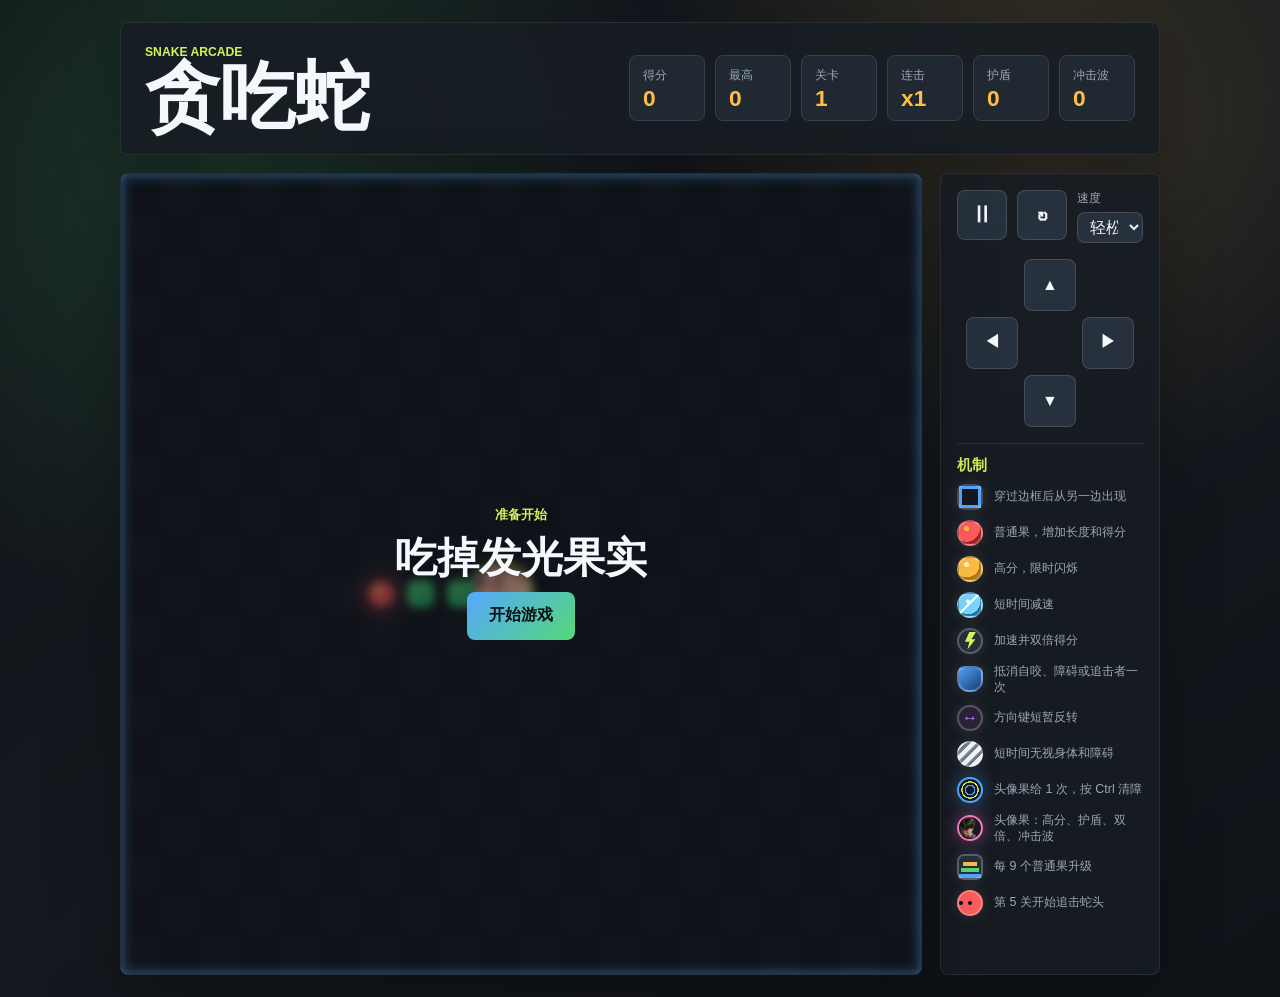
<file: index.html>
<!doctype html>
<html lang="zh-CN">
  <head>
    <meta charset="UTF-8" />
    <meta name="viewport" content="width=device-width, initial-scale=1.0" />
    <title>贪吃蛇</title>
    <link rel="stylesheet" href="styles.css" />
  </head>
  <body>
    <main class="app">
      <section class="game-shell" aria-label="贪吃蛇游戏">
        <header class="topbar">
          <div>
            <p class="eyebrow">Snake Arcade</p>
            <h1>贪吃蛇</h1>
          </div>
          <div class="stats" aria-label="游戏数据">
            <div class="stat">
              <span>得分</span>
              <strong id="score">0</strong>
            </div>
            <div class="stat">
              <span>最高</span>
              <strong id="best">0</strong>
            </div>
            <div class="stat">
              <span>关卡</span>
              <strong id="level">1</strong>
            </div>
            <div class="stat">
              <span>连击</span>
              <strong id="combo">x1</strong>
            </div>
            <div class="stat">
              <span>护盾</span>
              <strong id="shield">0</strong>
            </div>
            <div class="stat">
              <span>冲击波</span>
              <strong id="wave">0</strong>
            </div>
          </div>
        </header>

        <div class="stage-wrap">
          <canvas id="game" width="640" height="640" aria-label="贪吃蛇画布"></canvas>
          <div class="overlay is-visible" id="overlay">
            <div class="overlay-panel">
              <p id="overlay-kicker">准备开始</p>
              <h2 id="overlay-title">吃掉发光果实</h2>
              <button class="primary" id="start-btn" type="button">开始游戏</button>
            </div>
          </div>
        </div>

        <footer class="controls">
          <div class="control-row">
            <button class="icon-btn" id="pause-btn" type="button" aria-label="暂停或继续" title="暂停或继续">
              <span aria-hidden="true">Ⅱ</span>
            </button>
            <button class="icon-btn" id="restart-btn" type="button" aria-label="重新开始" title="重新开始">
              <span aria-hidden="true">↻</span>
            </button>
            <label class="speed">
              <span>速度</span>
              <select id="speed">
                <option value="190">佛系</option>
                <option value="150" selected>轻松</option>
                <option value="110">标准</option>
                <option value="78">极速</option>
              </select>
            </label>
          </div>

          <div class="touch-pad" aria-label="触屏方向控制">
            <button type="button" data-dir="up" aria-label="向上">▲</button>
            <button type="button" data-dir="left" aria-label="向左">◀</button>
            <button type="button" data-dir="down" aria-label="向下">▼</button>
            <button type="button" data-dir="right" aria-label="向右">▶</button>
          </div>

          <aside class="guide" aria-label="特殊机制说明">
            <h2>机制</h2>
            <p><span class="legend portal"></span>穿过边框后从另一边出现</p>
            <p><span class="legend normal"></span>普通果，增加长度和得分</p>
            <p><span class="legend gold"></span>高分，限时闪烁</p>
            <p><span class="legend ice"></span>短时间减速</p>
            <p><span class="legend lightning"></span>加速并双倍得分</p>
            <p><span class="legend shield"></span>抵消自咬、障碍或追击者一次</p>
            <p><span class="legend reverse"></span>方向键短暂反转</p>
            <p><span class="legend phase"></span>短时间无视身体和障碍</p>
            <p><span class="legend wave"></span>头像果给 1 次，按 Ctrl 清障</p>
            <p><span class="legend avatar"><img src="special.png" alt="" /></span>头像果：高分、护盾、双倍、冲击波</p>
            <p><span class="legend level"></span>每 9 个普通果升级</p>
            <p><span class="legend boss"></span>第 5 关开始追击蛇头</p>
          </aside>
        </footer>
      </section>
    </main>

    <script src="game.js"></script>
  </body>
</html>
</file>
<file: styles.css>
:root {
  color-scheme: dark;
  --bg: #101318;
  --panel: #171d24;
  --panel-2: #202832;
  --line: #33404d;
  --text: #f4f7fb;
  --muted: #9aa8b6;
  --green: #55d878;
  --lime: #d4f35a;
  --red: #ff5d5d;
  --gold: #ffbf47;
  --blue: #54a8ff;
}

* {
  box-sizing: border-box;
}

html,
body {
  min-height: 100%;
}

body {
  margin: 0;
  font-family:
    Inter, "Segoe UI", "Microsoft YaHei", "PingFang SC", Arial, sans-serif;
  background:
    radial-gradient(circle at 18% 18%, rgba(85, 216, 120, 0.18), transparent 28rem),
    radial-gradient(circle at 82% 10%, rgba(255, 191, 71, 0.14), transparent 25rem),
    linear-gradient(145deg, #101318 0%, #15191f 52%, #0f1217 100%);
  color: var(--text);
}

button,
select {
  font: inherit;
}

.app {
  min-height: 100vh;
  display: grid;
  place-items: center;
  padding: 22px;
}

.game-shell {
  width: min(1040px, 100%);
  display: grid;
  grid-template-columns: minmax(0, 1fr) 220px;
  gap: 18px;
  align-items: stretch;
}

.topbar,
.controls {
  background: rgba(23, 29, 36, 0.88);
  border: 1px solid rgba(255, 255, 255, 0.08);
  box-shadow: 0 22px 60px rgba(0, 0, 0, 0.28);
}

.topbar {
  grid-column: 1 / -1;
  min-height: 108px;
  display: flex;
  justify-content: space-between;
  gap: 18px;
  align-items: center;
  padding: 22px 24px;
  border-radius: 8px;
}

.eyebrow {
  margin: 0 0 5px;
  color: var(--lime);
  font-size: 0.76rem;
  font-weight: 800;
  letter-spacing: 0;
  text-transform: uppercase;
}

h1,
h2,
p {
  margin: 0;
}

h1 {
  font-size: clamp(2rem, 7vw, 4.7rem);
  line-height: 0.9;
}

.stats {
  display: grid;
  grid-template-columns: repeat(6, minmax(72px, 1fr));
  gap: 10px;
}

.stat {
  min-width: 76px;
  min-height: 66px;
  display: grid;
  align-content: center;
  gap: 3px;
  padding: 10px 13px;
  background: var(--panel-2);
  border: 1px solid var(--line);
  border-radius: 8px;
}

.stat span,
.speed span {
  color: var(--muted);
  font-size: 0.78rem;
}

.stat strong {
  color: var(--gold);
  font-size: 1.42rem;
  line-height: 1;
}

.stage-wrap {
  position: relative;
  aspect-ratio: 1;
  min-width: 0;
  background:
    linear-gradient(rgba(255, 255, 255, 0.025) 1px, transparent 1px),
    linear-gradient(90deg, rgba(255, 255, 255, 0.025) 1px, transparent 1px),
    #121820;
  background-size: 32px 32px;
  border: 1px solid rgba(255, 255, 255, 0.09);
  border-radius: 8px;
  box-shadow: inset 0 0 0 1px rgba(0, 0, 0, 0.35), 0 28px 70px rgba(0, 0, 0, 0.35);
  overflow: hidden;
}

canvas {
  display: block;
  width: 100%;
  height: 100%;
}

.overlay {
  position: absolute;
  inset: 0;
  display: none;
  place-items: center;
  padding: 22px;
  background: rgba(10, 13, 17, 0.5);
  backdrop-filter: blur(4px);
}

.overlay.is-visible {
  display: grid;
}

.overlay-panel {
  width: min(360px, 100%);
  display: grid;
  gap: 13px;
  justify-items: center;
  text-align: center;
}

.overlay-panel p {
  color: var(--lime);
  font-size: 0.8rem;
  font-weight: 800;
}

.overlay-panel h2 {
  font-size: clamp(1.55rem, 6vw, 2.6rem);
  line-height: 1;
}

.primary,
.icon-btn,
.touch-pad button,
select {
  border: 1px solid rgba(255, 255, 255, 0.14);
  border-radius: 8px;
  color: var(--text);
  background: #26313d;
}

.primary {
  min-height: 48px;
  padding: 0 22px;
  cursor: pointer;
  background: linear-gradient(135deg, #54a8ff, #55d878);
  color: #071014;
  border: 0;
  font-weight: 900;
}

.primary:disabled {
  cursor: wait;
  filter: grayscale(0.3);
  opacity: 0.74;
}

.controls {
  display: grid;
  align-content: start;
  gap: 16px;
  padding: 16px;
  border-radius: 8px;
}

.guide {
  display: grid;
  gap: 8px;
  padding-top: 12px;
  border-top: 1px solid rgba(255, 255, 255, 0.1);
}

.guide h2 {
  color: var(--lime);
  font-size: 0.92rem;
}

.guide p {
  min-height: 28px;
  display: grid;
  grid-template-columns: 28px 1fr;
  gap: 9px;
  align-items: center;
  color: var(--muted);
  font-size: 0.78rem;
  line-height: 1.32;
}

.legend {
  width: 26px;
  height: 26px;
  display: inline-grid;
  place-items: center;
  border-radius: 50%;
  border: 2px solid rgba(255, 255, 255, 0.24);
  box-shadow: 0 0 14px rgba(255, 255, 255, 0.12);
}

.legend.gold {
  background: radial-gradient(circle at 35% 30%, #fff7c2 0 12%, #ffbf47 13% 60%, #b77910 61%);
}

.legend.normal {
  background: radial-gradient(circle at 35% 30%, #ffbf47 0 12%, #ff5d5d 13% 62%, #9f2525 63%);
}

.legend.ice {
  background:
    linear-gradient(135deg, transparent 41%, #ffffff 42% 49%, transparent 50%),
    radial-gradient(circle at 40% 34%, #f4f7fb 0 10%, #7ed7ff 11% 64%, #1b76a0 65%);
}

.legend.lightning {
  background: #26313d;
}

.legend.lightning::before {
  content: "";
  width: 12px;
  height: 18px;
  background: #d4f35a;
  clip-path: polygon(45% 0, 100% 0, 62% 42%, 95% 42%, 28% 100%, 45% 56%, 8% 56%);
}

.legend.shield {
  border-radius: 8px 8px 12px 12px;
  background: linear-gradient(135deg, #54a8ff, #173d75);
}

.legend.reverse {
  background: #2c2239;
}

.legend.reverse::before {
  content: "↔";
  color: #c77dff;
  font-weight: 900;
  font-size: 1rem;
}

.legend.phase {
  background: repeating-linear-gradient(135deg, #f4f7fb 0 4px, #74808b 5px 8px);
}

.legend.wave {
  background:
    radial-gradient(circle, transparent 0 25%, #54a8ff 27% 33%, transparent 35% 47%, #d4f35a 49% 55%, transparent 57%),
    #121820;
  border-color: #54a8ff;
  box-shadow: 0 0 18px rgba(84, 168, 255, 0.45);
}

.legend.portal {
  border-radius: 8px;
  background:
    linear-gradient(#54a8ff, #54a8ff) top / 100% 3px no-repeat,
    linear-gradient(#54a8ff, #54a8ff) bottom / 100% 3px no-repeat,
    linear-gradient(90deg, #54a8ff, #54a8ff) left / 3px 100% no-repeat,
    linear-gradient(90deg, #54a8ff, #54a8ff) right / 3px 100% no-repeat,
    #121820;
}

.legend.level {
  border-radius: 7px;
  background:
    linear-gradient(#ffbf47 0 0) center 6px / 14px 4px no-repeat,
    linear-gradient(#55d878 0 0) center 12px / 18px 4px no-repeat,
    linear-gradient(#54a8ff 0 0) center 18px / 22px 4px no-repeat,
    #26313d;
}

.legend.boss {
  background: #ff5d5d;
}

.legend.boss::before,
.legend.boss::after {
  content: "";
  width: 4px;
  height: 4px;
  border-radius: 50%;
  background: #071014;
}

.legend.boss {
  grid-template-columns: repeat(2, 4px);
  gap: 5px;
}

.legend.avatar {
  overflow: hidden;
  border-color: #ff7ac8;
  box-shadow: 0 0 18px rgba(255, 122, 200, 0.45);
}

.legend.avatar img {
  width: 100%;
  height: 100%;
  object-fit: cover;
}

.control-row {
  display: grid;
  grid-template-columns: 50px 50px 1fr;
  gap: 10px;
}

.icon-btn {
  width: 50px;
  height: 50px;
  display: grid;
  place-items: center;
  cursor: pointer;
  font-size: 1.35rem;
  font-weight: 900;
}

.speed {
  min-width: 0;
  display: grid;
  gap: 5px;
}

select {
  width: 100%;
  min-height: 31px;
  padding: 0 8px;
}

.touch-pad {
  width: 168px;
  height: 168px;
  justify-self: center;
  display: grid;
  grid-template-columns: repeat(3, 52px);
  grid-template-rows: repeat(3, 52px);
  gap: 6px;
}

.touch-pad button {
  display: grid;
  place-items: center;
  cursor: pointer;
  font-size: 1rem;
  font-weight: 900;
  touch-action: manipulation;
}

.touch-pad [data-dir="up"] {
  grid-column: 2;
}

.touch-pad [data-dir="left"] {
  grid-column: 1;
  grid-row: 2;
}

.touch-pad [data-dir="down"] {
  grid-column: 2;
  grid-row: 3;
}

.touch-pad [data-dir="right"] {
  grid-column: 3;
  grid-row: 2;
}

button:hover,
select:hover {
  border-color: rgba(212, 243, 90, 0.52);
}

button:focus-visible,
select:focus-visible {
  outline: 3px solid rgba(84, 168, 255, 0.46);
  outline-offset: 2px;
}

@media (max-width: 820px) {
  .app {
    padding: 12px;
  }

  .game-shell {
    grid-template-columns: 1fr;
    gap: 12px;
  }

  .topbar {
    min-height: 96px;
    padding: 16px;
    align-items: start;
    flex-direction: column;
  }

  .stats {
    width: 100%;
    grid-template-columns: repeat(3, minmax(72px, 1fr));
  }

  .controls {
    align-content: center;
    grid-template-columns: 1fr auto;
    align-items: center;
  }

  .guide {
    grid-column: 1 / -1;
    grid-template-columns: repeat(3, minmax(0, 1fr));
  }

  .guide h2 {
    grid-column: 1 / -1;
  }
}

@media (max-width: 520px) {
  .stats {
    width: 100%;
    grid-template-columns: repeat(2, minmax(72px, 1fr));
  }

  .controls {
    grid-template-columns: 1fr;
  }

  .guide {
    grid-template-columns: 1fr;
  }

  .control-row {
    grid-template-columns: 50px 50px minmax(112px, 1fr);
  }
}
</file>
